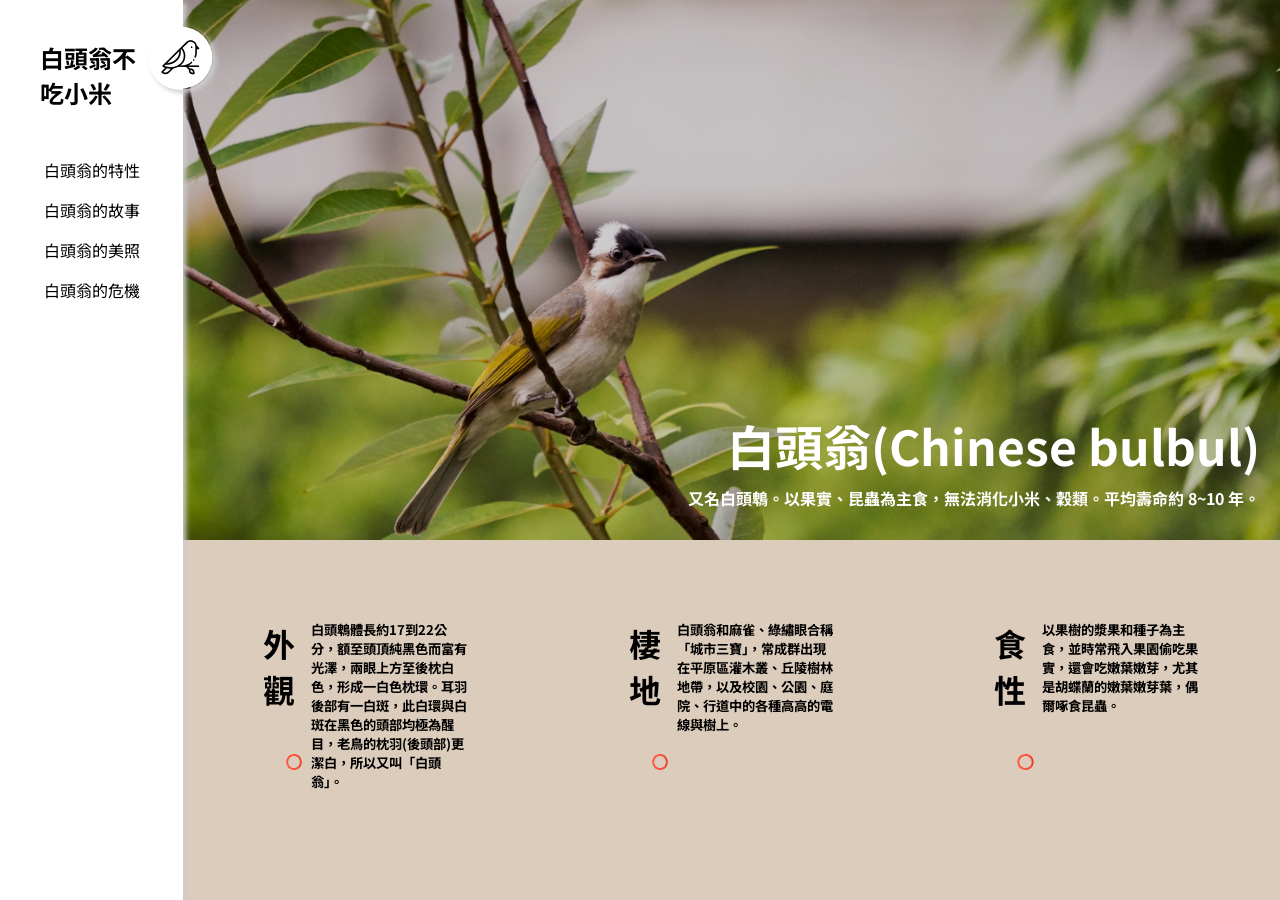
<file: index.html>
<!DOCTYPE html>
<html lang="en">
<head>
    <meta charset="UTF-8">
    <meta http-equiv="X-UA-Compatible" content="IE=edge">
    <meta name="viewport" content="width=device-width, initial-scale=1.0">
    <title>Document</title>
    <link href="https://fonts.googleapis.com/css2?family=Noto+Sans+TC&display=swap" rel="stylesheet">
    <link rel="stylesheet" href="./style/style.css">
    <script src="./style/jquery-3.6.0.min.js"></script>
    <script src="./style/all.js"></script>
</head>
<body>
    <header>
        <div>
        <svg class="mysvg" width="65px" height="65px" viewBox="0 0 142 138" fill="none" xmlns="http://www.w3.org/2000/svg">
            <ellipse cx="70.7039" cy="69.0298" rx="69.8266" ry="67.8429" transform="rotate(0.399855 70.7039 69.0298)" fill="white"/>
            <path d="M94.2389 45.2391C93.9354 45.5367 93.7616 45.9514 93.7586 46.3753C93.7557 46.7994 93.9235 47.2164 94.223 47.5183C94.5206 47.8202 94.9353 47.9956 95.3594 47.9986C95.7833 48.0015 96.1987 47.8321 96.5022 47.5342C96.8041 47.2365 96.9797 46.8219 96.9827 46.3978C96.9856 45.9739 96.816 45.5568 96.5181 45.255C96.2205 44.9531 95.8058 44.7775 95.3819 44.7746C94.9578 44.7716 94.5407 44.9413 94.2389 45.2391Z" fill="black"/>
            <path d="M94.2389 45.2391C93.9354 45.5367 93.7616 45.9514 93.7586 46.3753C93.7557 46.7994 93.9235 47.2164 94.223 47.5183C94.5206 47.8202 94.9353 47.9956 95.3594 47.9986C95.7833 48.0015 96.1987 47.8321 96.5022 47.5342C96.8041 47.2365 96.9797 46.8219 96.9827 46.3978C96.9856 45.9739 96.816 45.5568 96.5181 45.255C96.2205 44.9531 95.8058 44.7775 95.3819 44.7746C94.9578 44.7716 94.5407 44.9413 94.2389 45.2391Z" fill="black" fill-opacity="0.2"/>
            <path d="M94.2389 45.2391C93.9354 45.5367 93.7616 45.9514 93.7586 46.3753C93.7557 46.7994 93.9235 47.2164 94.223 47.5183C94.5206 47.8202 94.9353 47.9956 95.3594 47.9986C95.7833 48.0015 96.1987 47.8321 96.5022 47.5342C96.8041 47.2365 96.9797 46.8219 96.9827 46.3978C96.9856 45.9739 96.816 45.5568 96.5181 45.255C96.2205 44.9531 95.8058 44.7775 95.3819 44.7746C94.9578 44.7716 94.5407 44.9413 94.2389 45.2391Z" fill="black" fill-opacity="0.2"/>
            <path d="M110.232 86.5461L88.4016 86.3937C91.2124 85.0511 93.8376 83.295 96.1883 81.1544C96.8466 80.555 96.8944 79.5355 96.2947 78.8771C95.6954 78.2188 94.6757 78.171 94.0174 78.7706C88.6322 83.6743 81.6524 86.3468 74.3638 86.2958L70.8432 86.2712C71.8607 85.4734 72.8421 84.6147 73.7789 83.6909C78.6859 78.8519 81.4201 72.3886 81.4782 65.4911C81.5317 59.1292 79.2998 53.1092 75.1652 48.3658L85.9877 37.6919C87.9502 35.7564 90.549 34.7012 93.3052 34.7204C98.995 34.7601 103.592 39.4213 103.552 45.1109L103.465 57.5987C103.441 60.9946 102.835 64.315 101.663 67.4675C101.353 68.302 101.778 69.23 102.612 69.5401C102.794 69.6075 102.979 69.6402 103.162 69.6415C103.821 69.6461 104.442 69.2439 104.685 68.5907C105.988 65.0847 106.662 61.3941 106.689 57.6211L106.736 50.7969L110.481 50.8231C111.133 50.8276 111.723 50.4389 111.977 49.8384C112.231 49.2377 112.097 48.5434 111.64 48.0791L106.619 42.9878C105.633 36.5288 100.065 31.5433 93.3274 31.4962C89.71 31.471 86.2993 32.856 83.7235 35.3961L31.9426 86.4604C31.5847 86.8134 31.4119 87.3131 31.4753 87.8117C31.5387 88.3104 31.8312 88.7509 32.2661 89.0029C34.0567 90.0408 35.914 90.8966 37.8126 91.5821L29.7006 99.5814C29.395 99.8828 29.222 100.294 29.2205 100.723C29.2188 101.152 29.3884 101.565 29.6918 101.868C31.9684 104.149 34.9631 105.301 37.9651 105.322C40.9915 105.343 44.0254 104.214 46.3383 101.933L55.2526 93.1426C58.9778 92.5165 62.6062 91.2823 65.9763 89.4614L83.441 89.5833L89.2774 95.5017L89.264 97.4131C89.2324 101.946 92.8948 105.66 97.4279 105.692L100.007 105.71C100.897 105.716 101.624 104.999 101.63 104.109L101.648 101.53C101.68 96.9966 98.0176 93.2827 93.4845 93.2511L91.573 93.2377L88.0007 89.6151L110.209 89.7701C111.099 89.7763 111.826 89.0596 111.833 88.1693C111.839 87.2792 111.122 86.5523 110.232 86.5461ZM61.7816 72.4658C56.3394 77.8327 49.1532 80.9977 41.6247 81.4406L68.4939 54.9439C68.9039 61.4318 66.5041 67.8087 61.7816 72.4658V72.4658ZM38.3326 84.6871C38.7401 84.7044 39.1473 84.7171 39.554 84.7199C48.6696 84.7836 57.5017 81.2146 64.0454 74.7616C70.087 68.8037 72.8028 60.38 71.4054 52.0728L72.8655 50.6329C76.3978 54.7581 78.3007 59.9654 78.2544 65.4641C78.2034 71.5021 75.8103 77.1598 71.5153 81.3953C62.0109 90.7677 47.5888 93.0296 35.7644 87.2196L38.3326 84.6871ZM44.0745 99.6375C41.1201 102.551 36.5477 102.878 33.2295 100.63L41.3287 92.6425C43.9375 93.2783 46.5969 93.6054 49.2522 93.624C49.5616 93.6261 49.8706 93.6231 50.1797 93.6171L44.0745 99.6375ZM98.4245 101.507L98.4178 102.475L97.4506 102.468C94.695 102.449 92.469 100.191 92.4882 97.4357L92.495 96.4685L93.4622 96.4753C96.2177 96.4945 98.4438 98.7518 98.4245 101.507Z" fill="black"/>
            <path d="M110.232 86.5461L88.4016 86.3937C91.2124 85.0511 93.8376 83.295 96.1883 81.1544C96.8466 80.555 96.8944 79.5355 96.2947 78.8771C95.6954 78.2188 94.6757 78.171 94.0174 78.7706C88.6322 83.6743 81.6524 86.3468 74.3638 86.2958L70.8432 86.2712C71.8607 85.4734 72.8421 84.6147 73.7789 83.6909C78.6859 78.8519 81.4201 72.3886 81.4782 65.4911C81.5317 59.1292 79.2998 53.1092 75.1652 48.3658L85.9877 37.6919C87.9502 35.7564 90.549 34.7012 93.3052 34.7204C98.995 34.7601 103.592 39.4213 103.552 45.1109L103.465 57.5987C103.441 60.9946 102.835 64.315 101.663 67.4675C101.353 68.302 101.778 69.23 102.612 69.5401C102.794 69.6075 102.979 69.6402 103.162 69.6415C103.821 69.6461 104.442 69.2439 104.685 68.5907C105.988 65.0847 106.662 61.3941 106.689 57.6211L106.736 50.7969L110.481 50.8231C111.133 50.8276 111.723 50.4389 111.977 49.8384C112.231 49.2377 112.097 48.5434 111.64 48.0791L106.619 42.9878C105.633 36.5288 100.065 31.5433 93.3274 31.4962C89.71 31.471 86.2993 32.856 83.7235 35.3961L31.9426 86.4604C31.5847 86.8134 31.4119 87.3131 31.4753 87.8117C31.5387 88.3104 31.8312 88.7509 32.2661 89.0029C34.0567 90.0408 35.914 90.8966 37.8126 91.5821L29.7006 99.5814C29.395 99.8828 29.222 100.294 29.2205 100.723C29.2188 101.152 29.3884 101.565 29.6918 101.868C31.9684 104.149 34.9631 105.301 37.9651 105.322C40.9915 105.343 44.0254 104.214 46.3383 101.933L55.2526 93.1426C58.9778 92.5165 62.6062 91.2823 65.9763 89.4614L83.441 89.5833L89.2774 95.5017L89.264 97.4131C89.2324 101.946 92.8948 105.66 97.4279 105.692L100.007 105.71C100.897 105.716 101.624 104.999 101.63 104.109L101.648 101.53C101.68 96.9966 98.0176 93.2827 93.4845 93.2511L91.573 93.2377L88.0007 89.6151L110.209 89.7701C111.099 89.7763 111.826 89.0596 111.833 88.1693C111.839 87.2792 111.122 86.5523 110.232 86.5461ZM61.7816 72.4658C56.3394 77.8327 49.1532 80.9977 41.6247 81.4406L68.4939 54.9439C68.9039 61.4318 66.5041 67.8087 61.7816 72.4658V72.4658ZM38.3326 84.6871C38.7401 84.7044 39.1473 84.7171 39.554 84.7199C48.6696 84.7836 57.5017 81.2146 64.0454 74.7616C70.087 68.8037 72.8028 60.38 71.4054 52.0728L72.8655 50.6329C76.3978 54.7581 78.3007 59.9654 78.2544 65.4641C78.2034 71.5021 75.8103 77.1598 71.5153 81.3953C62.0109 90.7677 47.5888 93.0296 35.7644 87.2196L38.3326 84.6871ZM44.0745 99.6375C41.1201 102.551 36.5477 102.878 33.2295 100.63L41.3287 92.6425C43.9375 93.2783 46.5969 93.6054 49.2522 93.624C49.5616 93.6261 49.8706 93.6231 50.1797 93.6171L44.0745 99.6375ZM98.4245 101.507L98.4178 102.475L97.4506 102.468C94.695 102.449 92.469 100.191 92.4882 97.4357L92.495 96.4685L93.4622 96.4753C96.2177 96.4945 98.4438 98.7518 98.4245 101.507Z" fill="black" fill-opacity="0.2"/>
            <path d="M110.232 86.5461L88.4016 86.3937C91.2124 85.0511 93.8376 83.295 96.1883 81.1544C96.8466 80.555 96.8944 79.5355 96.2947 78.8771C95.6954 78.2188 94.6757 78.171 94.0174 78.7706C88.6322 83.6743 81.6524 86.3468 74.3638 86.2958L70.8432 86.2712C71.8607 85.4734 72.8421 84.6147 73.7789 83.6909C78.6859 78.8519 81.4201 72.3886 81.4782 65.4911C81.5317 59.1292 79.2998 53.1092 75.1652 48.3658L85.9877 37.6919C87.9502 35.7564 90.549 34.7012 93.3052 34.7204C98.995 34.7601 103.592 39.4213 103.552 45.1109L103.465 57.5987C103.441 60.9946 102.835 64.315 101.663 67.4675C101.353 68.302 101.778 69.23 102.612 69.5401C102.794 69.6075 102.979 69.6402 103.162 69.6415C103.821 69.6461 104.442 69.2439 104.685 68.5907C105.988 65.0847 106.662 61.3941 106.689 57.6211L106.736 50.7969L110.481 50.8231C111.133 50.8276 111.723 50.4389 111.977 49.8384C112.231 49.2377 112.097 48.5434 111.64 48.0791L106.619 42.9878C105.633 36.5288 100.065 31.5433 93.3274 31.4962C89.71 31.471 86.2993 32.856 83.7235 35.3961L31.9426 86.4604C31.5847 86.8134 31.4119 87.3131 31.4753 87.8117C31.5387 88.3104 31.8312 88.7509 32.2661 89.0029C34.0567 90.0408 35.914 90.8966 37.8126 91.5821L29.7006 99.5814C29.395 99.8828 29.222 100.294 29.2205 100.723C29.2188 101.152 29.3884 101.565 29.6918 101.868C31.9684 104.149 34.9631 105.301 37.9651 105.322C40.9915 105.343 44.0254 104.214 46.3383 101.933L55.2526 93.1426C58.9778 92.5165 62.6062 91.2823 65.9763 89.4614L83.441 89.5833L89.2774 95.5017L89.264 97.4131C89.2324 101.946 92.8948 105.66 97.4279 105.692L100.007 105.71C100.897 105.716 101.624 104.999 101.63 104.109L101.648 101.53C101.68 96.9966 98.0176 93.2827 93.4845 93.2511L91.573 93.2377L88.0007 89.6151L110.209 89.7701C111.099 89.7763 111.826 89.0596 111.833 88.1693C111.839 87.2792 111.122 86.5523 110.232 86.5461ZM61.7816 72.4658C56.3394 77.8327 49.1532 80.9977 41.6247 81.4406L68.4939 54.9439C68.9039 61.4318 66.5041 67.8087 61.7816 72.4658V72.4658ZM38.3326 84.6871C38.7401 84.7044 39.1473 84.7171 39.554 84.7199C48.6696 84.7836 57.5017 81.2146 64.0454 74.7616C70.087 68.8037 72.8028 60.38 71.4054 52.0728L72.8655 50.6329C76.3978 54.7581 78.3007 59.9654 78.2544 65.4641C78.2034 71.5021 75.8103 77.1598 71.5153 81.3953C62.0109 90.7677 47.5888 93.0296 35.7644 87.2196L38.3326 84.6871ZM44.0745 99.6375C41.1201 102.551 36.5477 102.878 33.2295 100.63L41.3287 92.6425C43.9375 93.2783 46.5969 93.6054 49.2522 93.624C49.5616 93.6261 49.8706 93.6231 50.1797 93.6171L44.0745 99.6375ZM98.4245 101.507L98.4178 102.475L97.4506 102.468C94.695 102.449 92.469 100.191 92.4882 97.4357L92.495 96.4685L93.4622 96.4753C96.2177 96.4945 98.4438 98.7518 98.4245 101.507Z" fill="black" fill-opacity="0.2"/>
            <path d="M98.7194 73.3304C98.4174 73.6282 98.242 74.0428 98.2391 74.4668C98.2361 74.8908 98.4056 75.3079 98.7035 75.6098C99.0012 75.9116 99.4159 76.0871 99.8399 76.0901C100.264 76.093 100.681 75.9234 100.983 75.6257C101.285 75.328 101.46 74.9133 101.463 74.4893C101.466 74.0653 101.296 73.6482 100.999 73.3463C100.701 73.0446 100.288 72.869 99.8624 72.866C99.4386 72.8631 99.0215 73.0327 98.7194 73.3304Z" fill="black"/>
            <path d="M98.7194 73.3304C98.4174 73.6282 98.242 74.0428 98.2391 74.4668C98.2361 74.8908 98.4056 75.3079 98.7035 75.6098C99.0012 75.9116 99.4159 76.0871 99.8399 76.0901C100.264 76.093 100.681 75.9234 100.983 75.6257C101.285 75.328 101.46 74.9133 101.463 74.4893C101.466 74.0653 101.296 73.6482 100.999 73.3463C100.701 73.0446 100.288 72.869 99.8624 72.866C99.4386 72.8631 99.0215 73.0327 98.7194 73.3304Z" fill="black" fill-opacity="0.2"/>
            <path d="M98.7194 73.3304C98.4174 73.6282 98.242 74.0428 98.2391 74.4668C98.2361 74.8908 98.4056 75.3079 98.7035 75.6098C99.0012 75.9116 99.4159 76.0871 99.8399 76.0901C100.264 76.093 100.681 75.9234 100.983 75.6257C101.285 75.328 101.46 74.9133 101.463 74.4893C101.466 74.0653 101.296 73.6482 100.999 73.3463C100.701 73.0446 100.288 72.869 99.8624 72.866C99.4386 72.8631 99.0215 73.0327 98.7194 73.3304Z" fill="black" fill-opacity="0.2"/>
            </svg>
        </div>
            
        <nav>
            <h2>白頭翁不吃小米</h2>
            <ul class="menu">
                <li><a href="#">白頭翁的特性</a></li>
                <li><a href="#">白頭翁的故事</a></li>
                <li><a href="#">白頭翁的美照</a></li>
                <li><a href="#">白頭翁的危機</a></li>
            </ul>
            
         
            <a href="#" class="showmenu"><img width="35" height="35" src="./pic/3388797.png" alt=""></a>
            </a>
       
        </nav>
    </header>

    <main>
        <section class="img">
            <div class="filter"></div>
            <h3>白頭翁(Chinese bulbul)</h3>
            <h5>又名白頭鵯。以果實、昆蟲為主食，無法消化小米、穀類。平均壽命約 8~10 年。</h5>

        </section>

     <section class="second">
        <section class="cards">
            <div class="card">
            <img class="mypic" src="./pic/circle.svg" alt="">
            <h2>外觀</h2>
            <h5>白頭鵯體長約17到22公分，額至頭頂純黑色而富有光澤，兩眼上方至後枕白色，形成一白色枕環。耳羽後部有一白斑，此白環與白斑在黑色的頭部均極為醒目，老鳥的枕羽(後頭部)更潔白，所以又叫「白頭翁」。
            </h5>
        </div>

            <div class="card" >
            <img class="mypic" src="./pic/circle.svg" alt="">
            <h2>棲地</h2>
            <h5>白頭翁和麻雀、綠繡眼合稱「城市三寶」，常成群出現在平原區灌木叢、丘陵樹林地帶，以及校園、公園、庭院、行道中的各種高高的電線與樹上。

            </h5>
        </div>

            <div class="card">
            <img class="mypic" src="./pic/circle.svg" alt="">
            <h2>食性</h2>
            <h5>以果樹的漿果和種子為主食，並時常飛入果園偷吃果實，還會吃嫩葉嫩芽，尤其是胡蝶蘭的嫩葉嫩芽葉，偶爾啄食昆蟲。
            </h5>
        </div>

        </section>
    </section>
        
    </main>

</body>
</html>
</file>
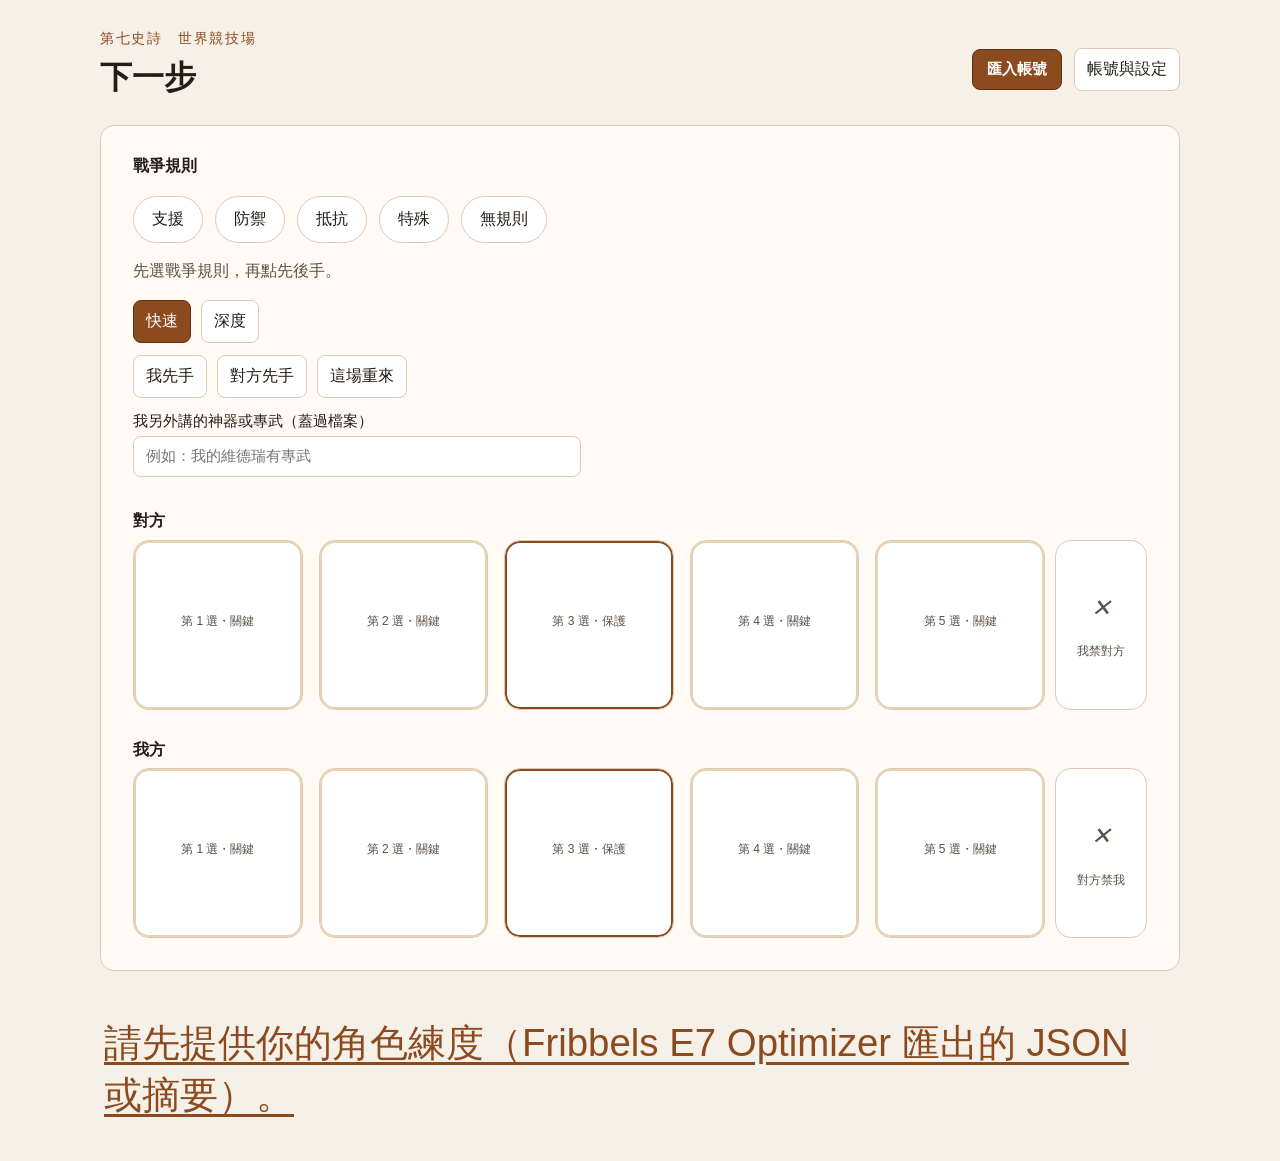
<file: rta-advisor/index.html>
<!DOCTYPE html>
<html lang="zh-Hant">
<head>
  <meta charset="UTF-8">
  <meta name="viewport" content="width=device-width, initial-scale=1">
  <title>第七史詩 RTA 顧問</title>
  <link rel="stylesheet" href="./css/app.css">
</head>
<body>
  <header class="top">
    <div class="bar">
      <div>
        <p class="eyebrow">第七史詩　世界競技場</p>
        <h1>下一步</h1>
      </div>
      <div class="bar-actions">
        <label class="import-account">匯入帳號
          <input id="importFile" type="file" accept=".txt,.json,application/json,text/plain">
        </label>
        <button id="openSetup" type="button">帳號與設定</button>
      </div>
    </div>
  </header>

  <main>
    <section id="draft" class="draft">
      <p class="lane-label">戰爭規則</p>
      <div class="rule-row" id="ruleRow">
        <button type="button" data-rule="support">支援</button>
        <button type="button" data-rule="defense">防禦</button>
        <button type="button" data-rule="resist">抵抗</button>
        <button type="button" data-rule="special">特殊</button>
        <button type="button" data-rule="none">無規則</button>
      </div>
      <p id="ruleText" class="note">先選戰爭規則，再點先後手。</p>
      <div class="row">
        <button id="modeQuick" type="button" class="primary">快速</button>
        <button id="modeDeep" type="button">深度</button>
      </div>
      <div class="row">
        <button id="weFirst" type="button">我先手</button>
        <button id="theyFirst" type="button">對方先手</button>
        <button id="resetDraft" type="button">這場重來</button>
      </div>
      <label class="exclusive">我另外講的神器或專武（蓋過檔案）
        <input id="exclusiveNote" type="text" placeholder="例如：我的維德瑞有專武" autocomplete="off">
      </label>
      <p id="draftStatus" class="note"></p>
      <div class="board">
        <div class="lane">
          <p class="lane-label">對方</p>
          <div class="lane-row">
            <div id="enemyCells" class="cells"></div>
            <button id="ourBan" type="button" class="ban-cell"><em>✕</em><small>我禁對方</small></button>
          </div>
        </div>
        <div class="lane">
          <p class="lane-label">我方</p>
          <div class="lane-row">
            <div id="userCells" class="cells"></div>
            <button id="theirBan" type="button" class="ban-cell"><em>✕</em><small>對方禁我</small></button>
          </div>
        </div>
      </div>
      <div id="slotChoices" class="slot-choices" hidden>
        <p id="slotChoicesTitle" class="lane-label"></p>
        <input id="slotSearch" type="search" placeholder="輸入英雄名字" aria-label="尋找英雄">
        <div id="slotList" class="picker-list"></div>
      </div>
    </section>
    <section id="now">
      <div id="liveFaces" class="faces" hidden></div>
      <button id="liveAction" type="button" class="action" disabled>請先提供你的角色練度（Fribbels E7 Optimizer 匯出的 JSON 或摘要）。</button>
      <p id="liveRate" class="rate"></p>
      <div id="liveReason"></div>
      <div class="row" id="resultRow">
        <button id="liveWin" type="button" disabled>贏了</button>
        <button id="liveLoss" type="button" disabled>輸了</button>
      </div>
      <p id="liveRecord" class="note"></p>
    </section>
    <section id="effectGaps" class="effect-gaps" hidden>
      <p class="lane-label">效果還不在資料庫</p>
      <p class="note">請貼截圖，只寫印出來的效果。還沒貼之前，效果維持不確定。</p>
      <div id="effectGapList"></div>
    </section>
  </main>

  <dialog id="setup">
    <div class="dialog-bar">
      <h2>帳號與設定</h2>
      <button id="closeSetup" type="button">關閉</button>
    </div>
    <div class="dialog-body">
      <section>
        <h2>1. 讀入帳號</h2>
        <p>先把角色和裝備放進來。還沒有這份帳號時，不會給選角。</p>
        <ol class="steps">
          <li>打開 Fribbels Epic 7 Optimizer。在 Importer 開始掃描，進到大廳，停止掃描，存成 gear.txt，再按 Merge。</li>
          <li>同一個 Importer 頁按 Save all optimizer data，存成 JSON。這份才有面板、神器和刻印。</li>
          <li>選擇那個 JSON 或 gear.txt，或把內容貼進下面的框再按「用框裡的內容」。</li>
        </ol>
        <div class="row">
          <label class="file">選擇 Fribbels 檔案<input id="file" type="file" accept=".json,.txt,application/json"></label>
          <button id="applyText" type="button">用框裡的內容</button>
          <button id="loadExample" type="button">載入 Fribbels 格式範例</button>
          <button id="loadSample" type="button">載入標好的範例名單</button>
          <button id="forget" type="button">忘掉這台存的帳號</button>
        </div>
        <p id="rosterState" class="state">還沒有帳號。</p>
        <textarea id="rosterText" spellcheck="false" aria-label="帳號 JSON"></textarea>
        <p class="note">讀入後存在這台瀏覽器，下次打開同一頁會直接用，不會上傳。範例檔寫明不是你的角色。</p>
      </section>

      <section>
        <h2>2. 依這個帳號建議現在的 META 裝備</h2>
        <p class="note">神器只建議你帳號裡有的。速度只拿你讀得到的裝備去比公開配裝的中位數；到不了就直說，不會把別人的面板寫成你的。主屬性與副屬性是 Epic7Tools 的建議，不是賽季頻率。沙盤用你穿上的數字。</p>
        <div id="gear" class="grid"><p>先讀入帳號，才會對照賽季配裝。</p></div>
      </section>

      <section>
        <h2>3. 選角和戰況</h2>
        <p>選角和戰況只用你在主畫面點的人。不接遊戲畫面，不分享視窗，也不辨識。</p>
        <div class="row">
          <label>分段
            <select id="rank">
              <option value="champion">冠軍以上，各預禁 2 名</option>
              <option value="below">冠軍以下，各預禁 1 名</option>
            </select>
          </label>
          <label class="check"><input id="maxEnhance" type="checkbox" checked> 技能用滿強化估算（檔案通常沒有強化等級）</label>
          <label>實戰門檻
            <input id="cutoff" type="number" min="0" max="100" step="1" value="40"> %
          </label>
        </div>
        <p class="note">沒有練度檔時不給選角。讀完後先等規則和先後手。選了就用：支援是靈魂燃燒技能傷害增加 15%，防禦是恢復和防護罩增加 30%，抵抗是效果抗性增加 50%，特殊是迴避減少 30%，無規則沒有額外效果。接著先給我方預禁，再點對方預禁。冠軍以上各 2 隻，冠軍以下各 1 隻。雙方都不能選被禁的角色。同時禁。發生在先後手之後、選角之前。當時只看得到規則和先後手，看不到對方預禁。有配裝、而且神器或專武已經知道但效果不在資料庫的項目，匯入後立刻列出來請貼截圖，不等對局，也不擋選角。我方只從有配裝的角色推薦，屬性全 0 不推薦。神器名稱有填時，專武和烙印照檔案判斷；三欄都空白才用預設並標未確認。你另外講的神器或專武蓋過檔案。預禁下面只寫名字和一句理由。每一手先看資訊結構：先選的第 1 選看 0 隻，第 2、3 選看對手 1、2，第 4、5 選看 1～4。後選的第 1、2 選看對手 1，第 3、4 選看 1～3，第 5 選看全部 5 隻。第 1、2 手只推熱門且穩定的，第 3、4 手才補協同，最後 1～2 手才針對。快速模式只寫局面確認、結論先看、當前階段的 Top 3 和信心度。深度模式才寫完整十一段。沒內容的段省略。結論 5 行內。不編 0～5 分，排名用候選名單的勝率與選用率。沒有名單就寫沒有收到候選名單。只引用資料卡和專武，沒有的標缺口並降信心。不寫沒上場的人。協同分數只引用名單上的數字。資料是全段位，不另分王者～傳說。沒有匯入速度就不寫檔案速度，也不用速度淘汰任何人。第 1、2 手只有匯入了速度，才拿它對公開分布，低於對方已上場開場的熱門不進推薦。保護位要最終禁用率高，而且缺了她後面的劇本會斷；拿掉沒差的不放。對方第 4、5 選之前，先寫最怕補上的兩種，我方第 3、4 選先擋。人上場後，沒出現的那種拿掉。沒有已入庫的資料就寫不確定，不編名字。最後禁先斷開場，再看威脅。保護位不能禁，改禁讓開場成立的搭檔。對方格子打名字就列出符合的頭像，點一下填進該格。沒輸入時選用率高的在最上面。這一手對方要選 2 個時，點完第一個就停在下一格，游標和清單留著，直接點第二個。已選和預禁的不出現。抓不到圖只留名字。戰鬥結束按贏了或輸了，先記下這一把的預禁和五選，再重置畫面，回到選規則和先後手，格子清空。紀錄留在這台瀏覽器。同一把再按一次只覆蓋，不多加一場。少於一場不改排名，有紀錄才在理由寫打過這組。劇本比例隨場上的人變。新的人上場就寫哪個上升、哪個下降。推薦、預禁和最後禁都有圓形頭像，點頭像或名字就填進現在這一格。抓不到圖的只留名字。沒入庫的寫不確定，不編。點格子後，有配裝的角色直接點一下就填進該格，再點該格可以換。已經選上和預禁過的不再出現。對方選了某人，不因為我方有人克他，就把克他的人當這一手。技能和專武留在程式裡判斷，畫面不整段列出。配裝使用率是套裝組合的比例，不是神器使用率。五選完成才出 BAN。禁完才出戰鬥建議。沒有寫進資料的數字寫不確定。第 3 選是保護位核心。</p>
      </section>

      <section>
        <h2>記這場勝敗</h2>
        <p class="note">打成 4 對 4 才能記。同一場再按會改掉剛才的勝敗，不會多算一場。記在這台瀏覽器，不上傳。</p>
        <div class="row">
          <button id="markWin" type="button" disabled>這場我贏了</button>
          <button id="markLoss" type="button" disabled>這場我輸了</button>
        </div>
        <p id="recordState" class="note"></p>
      </section>

      <section>
        <h2>4. 更新英雄、倍率與賽季</h2>
        <p>Smilegate 出新英雄、平衡改版或新神器時，按這顆重新抓 Fribbels 的英雄資料庫和倍率，以及 Epic7RTAStats 的賽季模型。</p>
        <button id="update" type="button">更新英雄、倍率與賽季</button>
        <p id="updateState" class="note">現在用的是已標版本的一份資料。按更新才會向來源要新的。</p>
        <p class="sources">賽季：<span id="season"></span>。遊戲版本：<span id="patch"></span>。技能倍率：<span id="dataLine"></span>。</p>
        <p id="versionLine" class="note"></p>
      </section>

      <section>
        <h2>5. 對位</h2>
        <p class="note">只列技能原文裡寫得出原因的對位。沒有寫進資料的機制不會編成對位。</p>
        <ul id="counters"></ul>
      </section>
    </div>
  </dialog>

  <dialog id="picker">
    <div class="dialog-bar">
      <h2>選一名英雄</h2>
      <button id="closePicker" type="button">關閉</button>
    </div>
    <div class="dialog-body">
      <p class="note">點要選的英雄。已經選上和預禁過的不會出現。左邊是圓形頭像，抓不到的只留名字。</p>
      <input id="pickerSearch" type="search" placeholder="輸入英雄名字" aria-label="尋找英雄">
      <div id="pickerFilters" class="picker-filters">
        <button type="button" data-star="3" aria-pressed="false">3星</button>
        <button type="button" data-star="4" aria-pressed="false">4星</button>
        <button type="button" data-star="5" aria-pressed="false">5星</button>
        <button type="button" data-element="fire" aria-pressed="false">火</button>
        <button type="button" data-element="ice" aria-pressed="false">寒氣</button>
        <button type="button" data-element="wind" aria-pressed="false">自然</button>
        <button type="button" data-element="light" aria-pressed="false">光</button>
        <button type="button" data-element="dark" aria-pressed="false">暗</button>
        <button type="button" data-role="warrior" aria-pressed="false">戰士</button>
        <button type="button" data-role="knight" aria-pressed="false">騎士</button>
        <button type="button" data-role="assassin" aria-pressed="false">盜賊</button>
        <button type="button" data-role="ranger" aria-pressed="false">射手</button>
        <button type="button" data-role="mage" aria-pressed="false">魔導士</button>
        <button type="button" data-role="manauser" aria-pressed="false">靈魂術士</button>
      </div>
      <p class="note">星級、屬性、職業可以一起勾。沒勾的那一類不拿來藏人。</p>
      <div id="pickerList" class="picker-list"></div>
    </div>
  </dialog>

  <script type="module" src="./js/ui.js"></script>
</body>
</html>
</file>
<file: style/style.css>
@charset "UTF-8";
* {
  margin: 0;
  padding: 0;
  -webkit-box-sizing: border-box;
          box-sizing: border-box;
  font-family: "Noto Sans TC", sans-serif;
}

body {
  display: -webkit-box;
  display: -ms-flexbox;
  display: flex;
  width: 100vw;
  background-color: #dcccbc;
}

.showmenu {
  display: none;
}

header {
  height: 100vh;
  width: 45%;
  background-color: white;
  -webkit-box-shadow: 3px 3px 5px 0px #ccc;
          box-shadow: 3px 3px 5px 0px #ccc;
  z-index: 5;
  position: relative;
}

header div {
  overflow: hidden;
  border-radius: 50%;
}

header div .showmenu {
  display: none;
}

header div img {
  display: none;
}

header div svg.mysvg {
  position: absolute;
  border-radius: 50%;
  right: -30px;
  top: 25px;
  -webkit-box-shadow: 3px 3px 5px 0px #ccc;
          box-shadow: 3px 3px 5px 0px #ccc;
}

header div svg.mysvg:hover {
  -webkit-transform: scale(1.2);
          transform: scale(1.2);
}

header nav {
  display: -webkit-box;
  display: -ms-flexbox;
  display: flex;
  -webkit-box-orient: vertical;
  -webkit-box-direction: normal;
      -ms-flex-direction: column;
          flex-direction: column;
  -webkit-box-align: center;
      -ms-flex-align: center;
          align-items: center;
  max-width: 960px;
}

header nav h2 {
  padding: 40px;
}

header nav ul.menu {
  list-style-type: none;
}

header nav ul.menu li {
  padding: 0.5rem;
}

header nav ul.menu li a {
  text-decoration: none;
  color: black;
}

header nav ul.menu li a:hover {
  color: #6e3131;
  -webkit-box-shadow: 0 1.5px;
          box-shadow: 0 1.5px;
  padding-bottom: 5px;
}

header nav ul.menu li .showmenu {
  display: none;
}

main section.img {
  background-image: url(../pic/KfUmCKk.jpg);
  background-position: center;
  background-size: cover;
  width: 100%;
  height: 60vh;
  z-index: 0;
  position: relative;
}

main section.img div.filter {
  background-color: rgba(0, 0, 0, 0.2);
  width: 100%;
  height: 60vh;
  position: absolute;
  z-index: 1;
}

main section.img h3 {
  color: white;
  font-size: 3rem;
  position: absolute;
  bottom: 60px;
  right: 20px;
  z-index: 2;
}

main section.img h5 {
  color: white;
  font-size: 1rem;
  position: absolute;
  bottom: 30px;
  right: 20px;
  z-index: 2;
}

main section.second {
  display: -webkit-box;
  display: -ms-flexbox;
  display: flex;
  -ms-flex-wrap: wrap;
      flex-wrap: wrap;
  vertical-align: text-top;
  background-color: #dcccbc;
  max-width: 100%;
}

main section.second section.cards {
  display: -webkit-box;
  display: -ms-flexbox;
  display: flex;
  -ms-flex-wrap: wrap;
      flex-wrap: wrap;
  -webkit-box-flex: 1;
      -ms-flex: 1 1 300px;
          flex: 1 1 300px;
  width: 80%;
  height: 80%;
}

main section.second section.cards div.card {
  display: -webkit-box;
  display: -ms-flexbox;
  display: flex;
  -webkit-box-flex: 1;
      -ms-flex: 1 1 300px;
          flex: 1 1 300px;
  -ms-flex-pack: distribute;
      justify-content: space-around;
  vertical-align: text-top;
  padding: 5rem;
  position: relative;
}

main section.second section.cards div.card img.mypic {
  width: 1.75vw;
  height: 1.75vh;
  position: absolute;
  left: 100px;
  bottom: 101px;
}

main section.second section.cards div.card h2 {
  font-size: 2rem;
  margin-right: 1rem;
  display: inline;
}

@media screen and (max-width: 1000px) {
  body {
    display: inline-block;
  }
  header {
    display: -webkit-box;
    display: -ms-flexbox;
    display: flex;
    width: 100%;
    height: 15vh;
    -webkit-box-shadow: none;
            box-shadow: none;
  }
  header svg.mysvg {
    position: static;
    margin-right: 50px;
  }
  header nav {
    width: 100%;
  }
  main section.img {
    display: -webkit-box;
    display: -ms-flexbox;
    display: flex;
    width: 100%;
  }
  main section.img div.filter {
    z-index: -5;
  }
  main section.img h3 {
    -webkit-box-align: center;
        -ms-flex-align: center;
            align-items: center;
    text-align: center;
    padding: 1rem;
    top: 100px;
  }
  main section.img h5 {
    -webkit-box-align: center;
        -ms-flex-align: center;
            align-items: center;
    text-align: center;
    padding: 1rem;
    margin-bottom: 50px;
  }
  main section.second section.cards div.card {
    -webkit-box-pack: space-evenly;
        -ms-flex-pack: space-evenly;
            justify-content: space-evenly;
  }
  main section.second section.cards div.card img.mypic {
    width: 1.75vw;
    height: 1.75vh;
    position: absolute;
    left: 110px;
    bottom: 85px;
    display: none;
  }
  main section.second section.cards div.card img.mypic h2 {
    vertical-align: top;
  }
}

@media (max-width: 1000px) {
  .menu {
    /*隱藏選單開始*/
    max-height: 0px;
    overflow: hidden;
    /*隱藏選單結束*/
    -webkit-transition: max-height 2.3s;
    transition: max-height 2.3s;
    margin-top: 1px;
    /*絕對定位疊在網頁上*/
    position: absolute;
    z-index: 100;
    /*header 80px+1px boder 線條*/
    top: 100px;
    left: 0;
    right: 0;
    background: #ffffff;
  }
  .menu li {
    float: none;
    list-style-type: none;
  }
  .menu li a {
    -webkit-transition: 0.1s;
    transition: 0.1s;
    display: -webkit-box;
    display: -ms-flexbox;
    display: flex;
    -webkit-box-pack: center;
        -ms-flex-pack: center;
            justify-content: center;
  }
  .menu li a:hover {
    color: white;
  }
  .showmenu {
    display: block;
    float: right;
    margin: 1em;
    position: absolute;
    top: 30px;
    left: 0;
  }
  /*jQ點擊後動態在 body 加上 class */
  .menu-show .menu {
    max-height: 500px;
  }
}
/*# sourceMappingURL=style.css.map */
</file>
<file: rta-advisor/css/app.css>
:root {
  color-scheme: light;
  --ink: #241c16;
  --muted: #5e5146;
  --paper: #f6f1e8;
  --card: #fffaf3;
  --line: #d9cbb8;
  --brass: #8c4a1f;
  --brass-deep: #5e3014;
  --warn: #7a2e24;
}

* { box-sizing: border-box; }

body {
  margin: 0;
  font-family: "Noto Sans TC", "PingFang TC", "Microsoft JhengHei", sans-serif;
  color: var(--ink);
  background: var(--paper);
  line-height: 1.55;
}

.top, main, footer {
  width: min(1080px, calc(100% - 32px));
  margin: 0 auto;
}

.top { padding: 28px 0 0; }

.bar, .dialog-bar, .bar-actions {
  display: flex;
  justify-content: space-between;
  align-items: center;
  gap: 12px;
}

.import-account {
  display: inline-flex;
  align-items: center;
  background: var(--brass);
  color: white;
  border: 1px solid var(--brass-deep);
  border-radius: 8px;
  padding: 8px 14px;
  cursor: pointer;
  font-weight: 700;
}

.import-account input {
  position: absolute;
  width: 1px;
  height: 1px;
  overflow: hidden;
  clip: rect(0 0 0 0);
}

#draft {
  padding: 28px 32px 24px;
}

main section#now {
  display: flex;
  flex-direction: column;
  justify-content: flex-start;
  gap: 10px;
  margin: 8px 0 20px;
  padding: 8px 4px 12px;
  background: transparent;
  border: none;
}

#resultRow:has(button:disabled) { display: none; }

#liveAction {
  text-align: left;
  font-size: clamp(1.7rem, 3vw, 2.4rem);
  line-height: 1.35;
  white-space: pre-line;
}

#liveAction:disabled {
  border: none;
  background: transparent;
  padding: 0;
  color: var(--brass-deep);
  cursor: default;
  opacity: 1;
}

#liveAction:not(:disabled) {
  border: none;
  background: transparent;
  padding: 0;
  color: var(--brass);
  text-decoration: underline;
  text-underline-offset: 6px;
}

#liveReason {
  margin: 0;
  font-size: 1.05rem;
  max-width: 36rem;
  color: var(--muted);
  white-space: pre-line;
}

#ruleText:empty,
#draftStatus:empty,
#liveReason:empty,
#liveRate:empty,
#liveRecord:empty {
  display: none;
}

.advice-lines {
  margin: 0;
  padding-left: 1.2rem;
}

.advice-lines li {
  margin: 0.15rem 0;
}

dialog {
  width: min(920px, calc(100% - 24px));
  max-height: calc(100% - 24px);
  border: none;
  border-radius: 16px;
  padding: 0;
  background: var(--paper);
  color: var(--ink);
}

dialog::backdrop { background: rgba(36, 28, 22, 0.45); }

.dialog-bar { padding: 16px 18px 0; }

.dialog-body { padding: 0 18px 18px; overflow: auto; }

.board { display: grid; gap: 28px; margin: 32px 0 8px; }

.lane-label { margin: 0 0 6px; font-weight: 700; }

.lane-row { display: flex; gap: 10px; align-items: stretch; }

.cells {
  display: grid;
  grid-template-columns: repeat(5, minmax(88px, 1fr));
  gap: 16px;
  flex: 1;
}

.cell, .ban-cell {
  aspect-ratio: 1;
  display: flex;
  flex-direction: column;
  justify-content: center;
  align-items: center;
  min-width: 88px;
  padding: 12px;
  gap: 8px;
  border: 1px solid var(--line);
  border-radius: 16px;
  background: white;
  color: var(--ink);
  text-align: center;
}

.cell small, .ban-cell small { color: var(--muted); font-size: 0.75rem; }

.cell strong, .ban-cell strong { font-size: 0.95rem; line-height: 1.3; }

.cell .x { display: none; color: var(--warn); font-style: normal; font-size: 1.4rem; font-weight: 700; }

.cell.banned .x { display: block; }
.cell.banned .x, .ban-cell.banned em { color: var(--warn); font-style: normal; font-weight: 700; }

.cell.key { box-shadow: inset 0 0 0 2px #e7d3b4; }

.cell.protect { box-shadow: inset 0 0 0 2px #8c4a1f; }

.cell.active { border-color: var(--brass); background: #fff4e8; }

.cell.banned, .ban-cell.banned { background: #f8e7e3; }

.ban-cell { width: 92px; flex: none; }

.ban-cell em { font-size: 1.5rem; color: var(--muted); }

.eyebrow {
  margin: 0;
  letter-spacing: 0.12em;
  color: var(--brass);
  font-size: 0.85rem;
}

h1 { margin: 4px 0 8px; font-size: 2rem; }

h2 { margin: 0 0 8px; font-size: 1.25rem; }

h3 { margin: 0 0 6px; }

.lead, .sources, .note, .meta { color: var(--muted); }

main section {
  background: var(--card);
  border: 1px solid var(--line);
  border-radius: 14px;
  padding: 18px 18px 8px;
  margin: 14px 0;
}

.steps { margin-top: 0; }

.row {
  display: flex;
  flex-wrap: wrap;
  gap: 10px;
  align-items: end;
  margin: 12px 0;
}

label { display: grid; gap: 4px; font-size: 0.92rem; }

select, button, .file, .exclusive input {
  font: inherit;
}

.effect-gaps { margin: 0 0 28px; }
.effect-gaps .note { margin-top: 0; }
.effect-gaps article {
  border: 1px solid var(--line);
  border-radius: 8px;
  padding: 10px;
  margin: 8px 0;
}
.effect-gaps textarea { min-height: 4rem; }

.exclusive { margin: 8px 0 0; max-width: 28rem; }
.exclusive input {
  width: 100%;
  border: 1px solid var(--line);
  background: white;
  color: var(--ink);
  border-radius: 8px;
  padding: 8px 12px;
}

select, button {
  border: 1px solid var(--line);
  background: white;
  color: var(--ink);
  border-radius: 8px;
  padding: 8px 12px;
}

button { cursor: pointer; }

button.primary, .file {
  background: var(--brass);
  color: white;
  border-color: var(--brass-deep);
}

.file input { display: block; margin-top: 6px; }

.check { display: flex; gap: 8px; align-items: center; }

textarea {
  width: 100%;
  min-height: 180px;
  font-family: ui-monospace, monospace;
  font-size: 0.82rem;
  border: 1px solid var(--line);
  border-radius: 8px;
  padding: 10px;
  background: #fff;
}

.state { font-weight: 700; }

.rates {
  display: flex;
  flex-wrap: wrap;
  gap: 18px;
  align-items: baseline;
  margin-bottom: 8px;
}

.rate {
  font-size: 2rem;
  margin: 0;
  color: var(--brass-deep);
}

.record {
  margin: 0;
  font-size: 1.15rem;
}

.warn { color: var(--warn); }

.grid {
  display: grid;
  grid-template-columns: repeat(auto-fit, minmax(280px, 1fr));
  gap: 12px;
}

.card {
  border: 1px solid var(--line);
  border-radius: 12px;
  padding: 12px;
  background: white;
  margin-bottom: 12px;
}

.split {
  display: grid;
  grid-template-columns: 1fr 1fr;
  gap: 8px;
}

.split h4 { margin: 0 0 4px; }

.log, .reasons, #counters { padding-left: 1.2rem; }

footer { padding: 8px 0 28px; color: var(--muted); font-size: 0.9rem; }

.action {
  font-size: 1.8rem;
  margin: 0 0 8px;
  color: var(--brass-deep);
}

.faces {
  display: flex;
  flex-wrap: wrap;
  gap: 8px;
  margin-top: 14px;
}

.face {
  display: inline-flex;
  align-items: center;
  gap: 8px;
  padding: 6px 10px;
  border-radius: 999px;
  border: 1px solid var(--line);
  background: white;
  color: var(--ink);
  font: inherit;
  cursor: pointer;
}

.face i {
  width: 18px;
  height: 18px;
  border-radius: 50%;
  display: inline-block;
}

.face img {
  width: 36px;
  height: 36px;
  border-radius: 50%;
  object-fit: cover;
  flex: none;
}

.slot-choices {
  margin-top: 12px;
}

.slot-choices .lane-label {
  margin-bottom: 6px;
}

#slotSearch,
#pickerSearch {
  width: 100%;
  margin-top: 8px;
  padding: 8px 10px;
  border: 1px solid var(--line);
  border-radius: 8px;
  font: inherit;
}

.rule-row {
  display: flex;
  flex-wrap: wrap;
  gap: 12px;
  margin: 18px 0 8px;
}

.rule-row button {
  font: inherit;
  padding: 10px 18px;
  border-radius: 999px;
  border: 1px solid var(--line);
  background: white;
  color: var(--ink);
  cursor: pointer;
}

.rule-row button.primary {
  background: var(--ink);
  color: white;
}

.picker-filters {
  display: flex;
  flex-wrap: wrap;
  gap: 6px;
  margin-top: 8px;
}

.picker-filters button {
  font: inherit;
  padding: 6px 10px;
  border-radius: 999px;
  border: 1px solid var(--line);
  background: white;
  color: var(--ink);
  cursor: pointer;
}

.picker-filters button[aria-pressed="true"] {
  background: var(--ink);
  color: white;
}

.picker-list {
  display: flex;
  flex-wrap: wrap;
  gap: 8px;
  margin-top: 12px;
}

#slotList {
  max-height: 280px;
  overflow: auto;
}

.picker-list button {
  font: inherit;
  display: flex;
  flex-direction: row;
  align-items: center;
  gap: 8px;
  padding: 6px 14px 6px 6px;
  border-radius: 999px;
  border: 1px solid var(--line);
  background: white;
  color: var(--ink);
  cursor: pointer;
}

.picker-list img {
  width: 36px;
  height: 36px;
  border-radius: 50%;
  object-fit: cover;
  flex: none;
}

code {
  font-family: ui-monospace, monospace;
  font-size: 0.92em;
}

@media (max-width: 720px) {
  .split { grid-template-columns: 1fr; }
  h1 { font-size: 1.6rem; }
}
</file>
